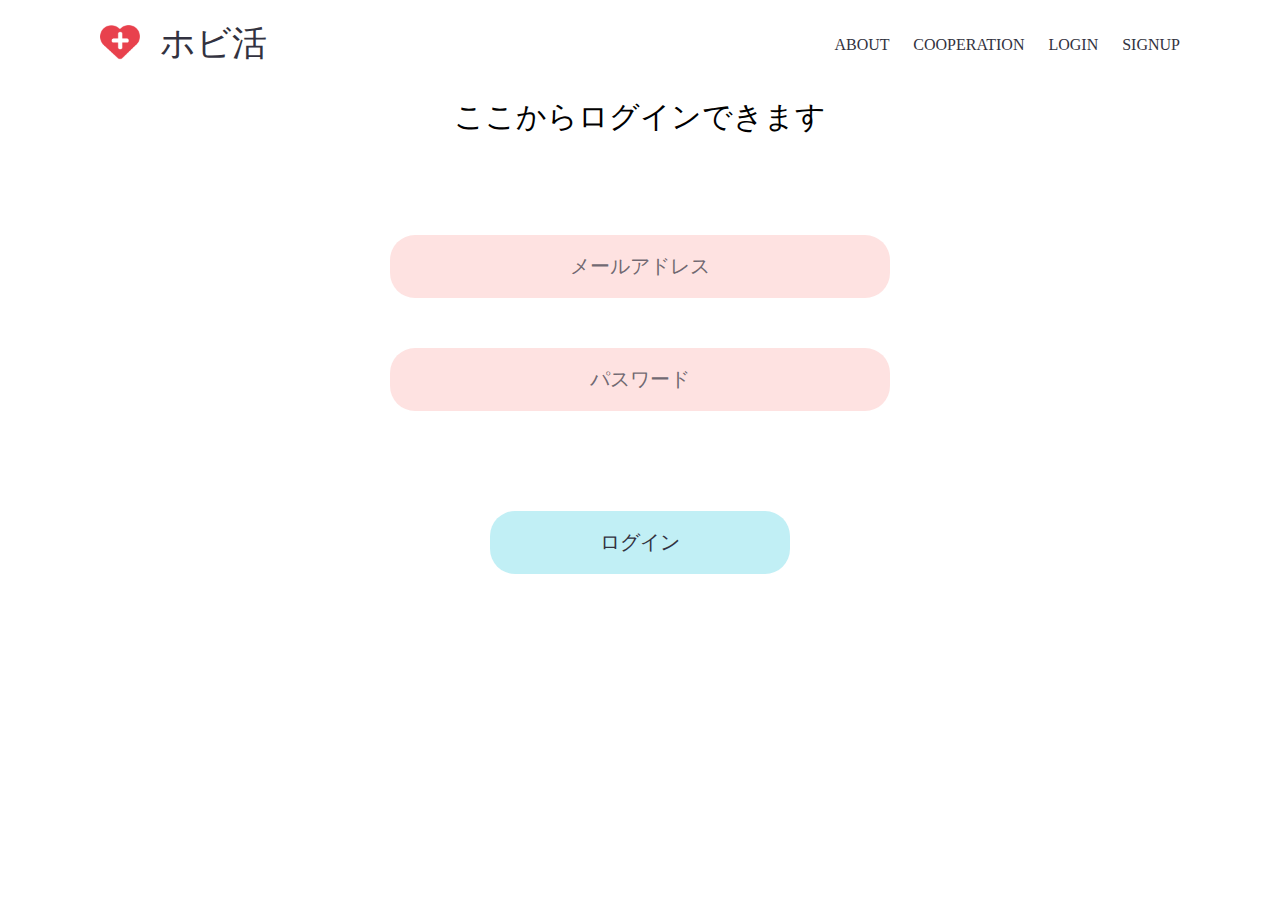
<file: コーディング/login.html>
<!DOCTYPE html>

<html lang="ja">
  <head>
    <!-- 文字コード -->
    <meta charset="UTF-8">

    <!-- ブラウザで表示されるタイトル -->
    <title>ホビ活 | 「好き」をはじめる趣味活サイト</title>

    <!-- CSS読み込み -->
    <link href="css/reset.css" rel="stylesheet" type="text/css">
    <link href="css/style.css" rel="stylesheet" type="text/css">
    <link href="css/ather.css" rel="stylesheet" type="text/css">

  </head>

  <body>
    <div class="header">
      <div class="header_icon">
        <img src="image/icon.png" alt="">
      </div>
      <div class="header_logo">
        <h3>ホビ活</h3>
      </div>
      <div class="header_navi">
        <ul>
          <li>
            <a href="index.html">ABOUT</a>
          </li>
          <li>
            <a href="index.html">COOPERATION</a>
          </li>
          <li>
            <a href="login.html">LOGIN</a>
          </li>
          <li>
            <a href="signup.html">SIGNUP</a>
          </li>
        </ul>
      </div>
    </div>

    <div class="login_title">
      <p>ここからログインできます</p>
    </div>

    <div class="field">
      <p class="mail">メールアドレス</p>
      <p class="pass">パスワード</p>
      <p class="field_botton">ログイン</p>
    </div>

  </body>


</html>
</file>
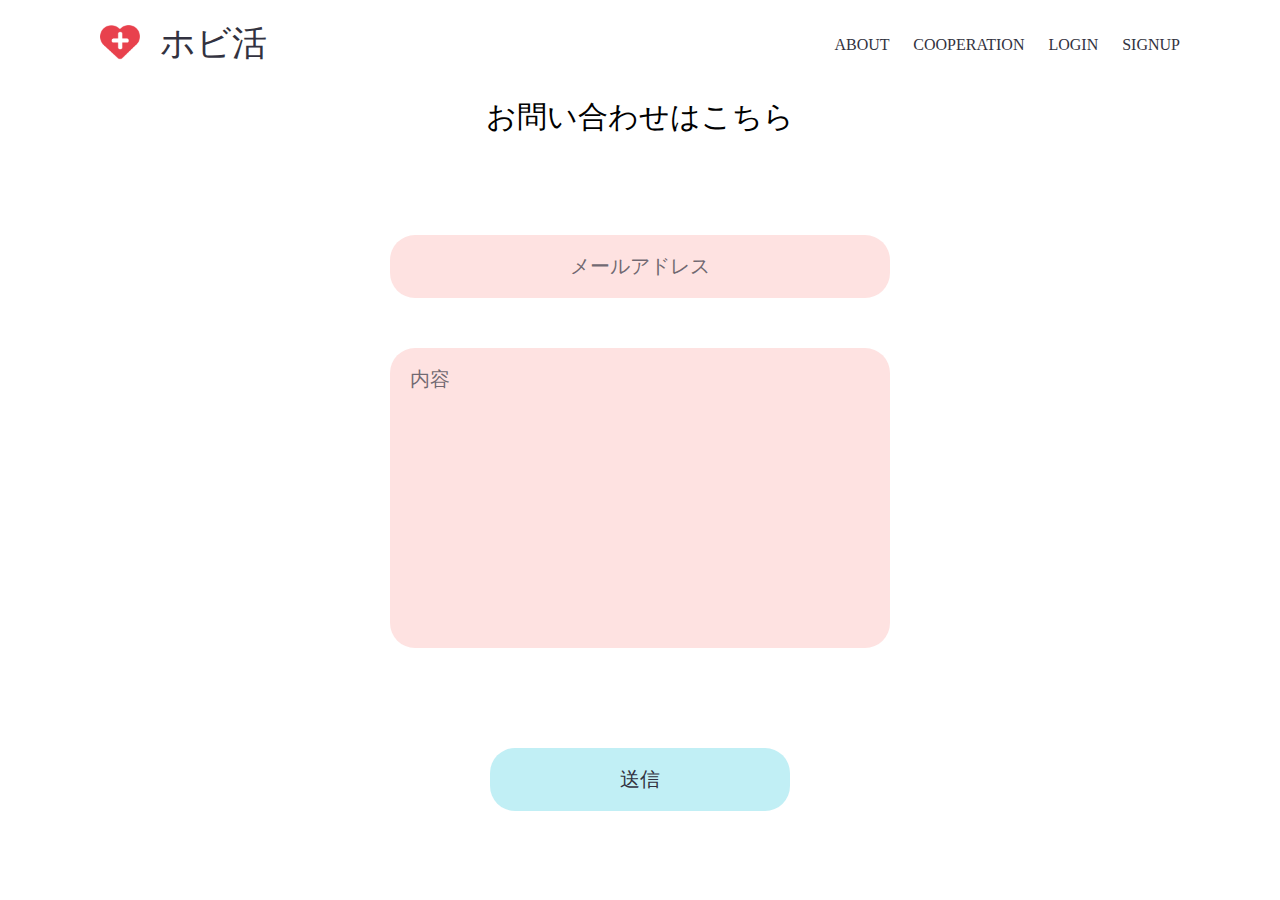
<file: コーディング/mail.html>
<!DOCTYPE html>

<html lang="ja">
  <head>
    <!-- 文字コード -->
    <meta charset="UTF-8">

    <!-- ブラウザで表示されるタイトル -->
    <title>ホビ活 | 「好き」をはじめる趣味活サイト</title>

    <!-- CSS読み込み -->
    <link href="css/reset.css" rel="stylesheet" type="text/css">
    <link href="css/style.css" rel="stylesheet" type="text/css">
    <link href="css/ather.css" rel="stylesheet" type="text/css">

  </head>

  <body>
    <div class="header">
      <div class="header_icon">
        <img src="image/icon.png" alt="">
      </div>
      <div class="header_logo">
        <h3>ホビ活</h3>
      </div>
      <div class="header_navi">
        <ul>
          <li>
            <a href="index.html">ABOUT</a>
          </li>
          <li>
            <a href="index.html">COOPERATION</a>
          </li>
          <li>
            <a href="login.html">LOGIN</a>
          </li>
          <li>
            <a href="signup.html">SIGNUP</a>
          </li>
        </ul>
      </div>
    </div>

    <div class="login_title">
      <p>お問い合わせはこちら</p>
    </div>

    <div class="field">
      <p class="mail">メールアドレス</p>
      <p class="content">内容</p>
      <p class="field_botton">送信</p>
    </div>

  </body>


</html>
</file>
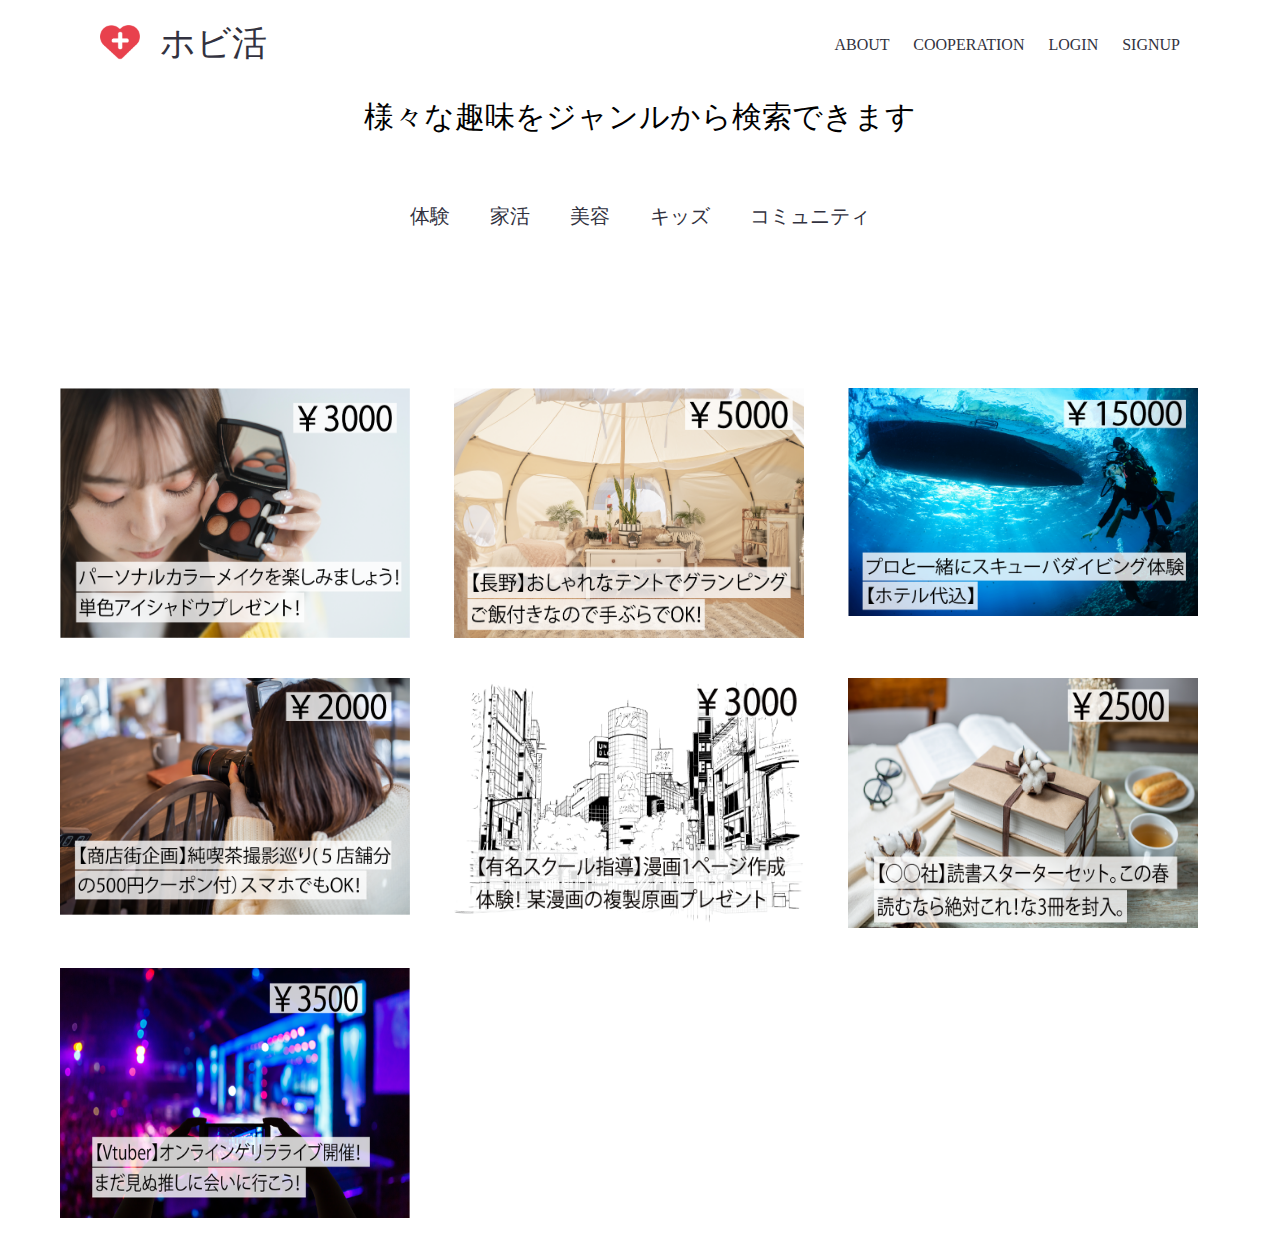
<file: コーディング/serch.html>
<!DOCTYPE html>

<html lang="ja">
  <head>
    <!-- 文字コード -->
    <meta charset="UTF-8">

    <!-- ブラウザで表示されるタイトル -->
    <title>ホビ活 | 「好き」をはじめる趣味活サイト</title>

    <!-- CSS読み込み -->
    <link href="css/reset.css" rel="stylesheet" type="text/css">
    <link href="css/style.css" rel="stylesheet" type="text/css">
    <link href="css/ather.css" rel="stylesheet" type="text/css">

  </head>

  <body>
    <div class="header">
      <div class="header_icon">
        <img src="image/icon.png" alt="">
      </div>
      <div class="header_logo">
        <h3>ホビ活</h3>
      </div>
      <div class="header_navi">
        <ul>
          <li>
            <a href="index.html">ABOUT</a>
          </li>
          <li>
            <a href="index.html">COOPERATION</a>
          </li>
          <li>
            <a href="login.html">LOGIN</a>
          </li>
          <li>
            <a href="signup.html">SIGNUP</a>
          </li>
        </ul>
      </div>
    </div>

    <div　class="serch_title">
      <p style="font-size: 30px; text-align: center;margin-top: 100px;">様々な趣味をジャンルから検索できます</p>
    </div>

    <div class="genre">
      <p>体験</p>
      <p>家活</p>
      <p>美容</p>
      <p>キッズ</p>
      <p>コミュニティ</p>
    </div>

    <div class="serch_image">
      <div class="img1">
        <img src="image/1.png" alt="">
        <img src="image/2.png" alt="">
        <img src="image/3.png" alt="">
      </div>
      <div class="img2">
        <img src="image/4.png" alt="">
        <img src="image/5.png" alt="">
        <img src="image/6.png" alt="">
      </div>
      <div class="img3">
        <img src="image/7.png" alt="">
      </div>
    </div>


  </body>


</html>
</file>
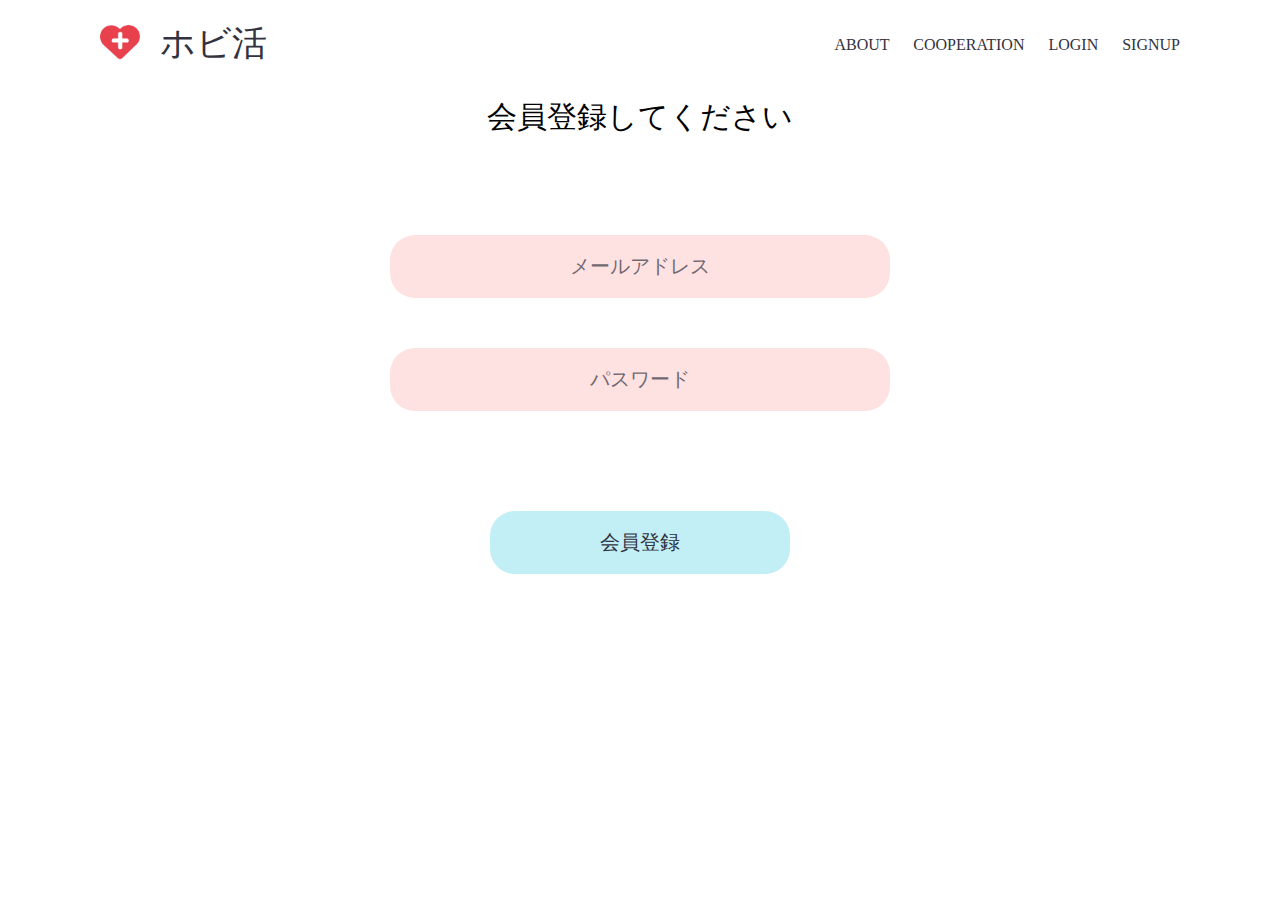
<file: コーディング/signup.html>
<!DOCTYPE html>

<html lang="ja">
  <head>
    <!-- 文字コード -->
    <meta charset="UTF-8">

    <!-- ブラウザで表示されるタイトル -->
    <title>ホビ活 | 「好き」をはじめる趣味活サイト</title>

    <!-- CSS読み込み -->
    <link href="css/reset.css" rel="stylesheet" type="text/css">
    <link href="css/style.css" rel="stylesheet" type="text/css">
    <link href="css/ather.css" rel="stylesheet" type="text/css">

  </head>

  <body>
    <div class="header">
      <div class="header_icon">
        <img src="image/icon.png" alt="">
      </div>
      <div class="header_logo">
        <h3>ホビ活</h3>
      </div>
      <div class="header_navi">
        <ul>
          <li>
            <a href="index.html">ABOUT</a>
          </li>
          <li>
            <a href="index.html">COOPERATION</a>
          </li>
          <li>
            <a href="login.html">LOGIN</a>
          </li>
          <li>
            <a href="signup.html">SIGNUP</a>
          </li>
        </ul>
      </div>
    </div>

    <div class="login_title">
      <p>会員登録してください</p>
    </div>

    <div class="field">
      <p class="mail">メールアドレス</p>
      <p class="pass">パスワード</p>
      <p class="field_botton">会員登録</p>
    </div>

  </body>


</html>
</file>
<file: コーディング/css/style.css>
.wrap{
  overflow: hidden;
}

.header{
  display:flex;
  width:100vw;
  height:80px;
  position: fixed;
  z-index: 999;
  top:0;
  left:0;
  background-color: white;
}

.header_logo{
  width:600px;
}

.header_icon img{
  width:40px;
  margin-top:25px;
  margin-left: 100px;
}

.header_logo h3{
  width: 200px;
  font-size: 35px;
  color:#323240;
  padding-left:20px;
  padding-top: 24px;
}

.header_navi li{
  color:#323240;
  display:inline;
  margin-left: 20px;
}

.header_navi{
  margin-left: auto;
  margin-right: 100px;
  margin-top: 20px;
}

.humberger{
  display: none;
}

.main_visual{
  margin-top:80px;
  background-repeat:  no-repeat;
  background-size: 100vw;
  position: relative;
}

.main_visual img{
  width:100vw;
  height:100%;
}

.main_copy1{
  position: absolute;
  z-index: 100;
  font-size: 80px;
  font-family: train-one,sans-serif;
  font-weight: 400;
  font-style: normal;
  color:white;
  width: 650px;
  margin-left: auto;
  line-height: 90px;
  top: 30%;
  left: 60%;
}

.main_copy2{
  position: absolute;
  z-index: 100;
  font-size: 80px;
  font-family: train-one,sans-serif;
  font-weight: 400;
  font-style: normal;
  color:white;
  width: 650px;
  margin-left: auto;
  line-height: 200px;
  top: 45%;
  left: 60%;
}

.slider{
  margin:0 auto;
  margin-top:60px;
}

.slider img{
  width: 90%;
  height: 100%;
  object-fit: cover;
}

#col1{
  display: flex;
}

#col2{
  display: flex;
}

#col3{
  display: flex;
}

.main_title p{
  font-size: 40px;
  color:#323240;
  text-align: center;
  padding-top: 100px;
  margin-bottom: 100px;
}

.h3-top1{
  position: absolute;
  top:200px;
  left:260px;
  color:white;
  font-weight: bold;
  font-size: 30px;
  box-sizing: content-box;
  background-clip: content-box ;
  background-color: #FEC5C4;
  width:450px;
}

.h3-top3{
  position: absolute;
  top:300px;
  left:280px;
  color:white;
  font-weight: bold;
  font-size: 30px;
  box-sizing: content-box;
  background-clip: content-box ;
  background-color: #FEC5C4;
  width:220px;
}

.h3-bottom1{
  position: absolute;
  top:250px;
  left:110px;
  color:white;
  font-weight: bold;
  font-size: 30px;
  margin-bottom:10px;
  margin-left: 22%;
  box-sizing: content-box;
  background-clip: content-box ;
  background-color: #FEC5C4;
  width: 330px;
}

.h3-bottom3{
  position: absolute;
  top:350px;
  left:280px;
  color:white;
  font-weight: bold;
  font-size: 30px;
  box-sizing: content-box;
  background-clip: content-box ;
  background-color: #FEC5C4;
  width:220px;
}

.col-cap2 h3{
  position: absolute;
  top:260px;
  right:150px;
  color:white;
  font-weight: bold;
  font-size: 30px;
  box-sizing: content-box;
  background-clip: content-box ;
  background-color: #83DFEC;
  width:400px;
}

.col-cap1 p{
  position: absolute;
  top:250px;
  left:120px;
  color:#323240;
  font-size: 22px;
  margin-left: 22%;
  margin-top:50px;
  line-height:35px;
}

.col-cap2 p{
  position: absolute;
  top:320px;
  right:120px;
  color:#323240;
  font-size: 22px;
  line-height:35px;
}

.col-cap3 p{
  position: absolute;
  top:400px;
  left:270px;
  color:#323240;
  font-size: 22px;
  line-height:35px;
}

.col-cap1{
  position: relative;
}

.col-cap1 img{
  width:700px;
  height:750px;
  margin-left: 20%;
}

.col-cap2{
  position: relative;
}

.col-cap2 img{
  width:700px;
  height:750px;
  margin-right: 20%;
}

.col-cap3{
  position: relative;
}

.col-cap3 img{
  width:700px;
  height:750px;
  margin-left: 20%;
  margin-top:100px;
}

.col-img1{
  z-index: 100;
  width:45%;
  margin-top:100px;
  transform: scale(1);
}

.col-img1 img{
  width:100%;
  height:auto;
}

.col-img2{
  z-index: 100;
  width:30%;
  margin-left: 10%;
  margin-right: 5%;
  margin-top:200px;
}

.col-img2 img{
  width:100%;
  height:auto;
  margin-left: 20%;
}

.col-img3{
  z-index: 100;
  width:35%;
  margin-top:200px;
}

.col-img3:hover{
  z-index: 100;
  width:35%;
  margin-top:200px;

  animation-name: buruburu;
  animation-fill-mode:backwards;
  animation-duration:0.2s;
  animation-delay: 1s;
  animation-direction:normal;
  animation-timing-function:ease-out;
}

@keyframes buruburu
{
  from{ transform: rotate( -5deg ); }

  50%{ transform: rotate( 5deg ); }

  to{ transform: rotate( -5deg ); }
}

.col-img3 img{
  width:100%;
  height:auto;
  margin-left: 20%;
}

.interbal{
  background-color: #FEC5C4;
  width:100vw;
  height:350px;
  margin-top: 100px;
}

.intro p{
  color:white;
  font-size:40px;
  text-align: center;
  padding-top:50px;
}

.serch{
  background-color: rgba(255, 255, 255, 0.7);
  width:500px;
  border-radius: 25px;
  margin:0 auto;
  display: flex;
}

.serch p{
  color:#323240;
 font-size: 20px;
 padding-left: 40px;
}

.serch-icon{
  margin-top: 15px;
  margin-left: auto;
  margin-right: 30px;
}

.botton{
  background-color:#83DFEC;
  width:500px;
  height:50px;
  border-radius: 25px;
  margin:0 auto;
  display: flex;
  margin-top:30px;
}

.botton a{
  color:#323240;
  font-size: 20px;
  margin:0 auto;
  padding-top: 15px;
}

.coop_text h3{
  color:#323240;
  font-size: 40px;
  text-align: center;
  margin-top: 150px;
}

.coop_text p{
  color:#323240;
  font-size: 20px;
  line-height: 30px;
  text-align: center;
  margin-top: 50px;
  margin-bottom: 50px;
}
.coop_img{
  width:800px;
  margin: 0 auto;
}

.coop_img img{
  width:800px;
  height:auto;
  margin: 0 auto;
}

.coop_img p{
  color:#323240;
  text-align: right;
  font-weight: bold;
  font-size: 20px;
  padding-right: 20px;
}

.coop_botton{
  background-color:#FEC5C4;
  width:500px;
  height:50px;
  border-radius: 25px;
  margin:0 auto;
  display: flex;
  margin-top:30px;
  margin-bottom: 50px;
}

.coop_botton a{
  color:#323240;
  font-size: 20px;
  margin:0 auto;
  padding-top: 15px;
}

.footer{
  width:100vw;
  height:60px;
}

.footer p{
  color:#323240;
  text-align: center;
  padding-top: 20px;
}

/*スマホ用レスポンシブ対応*/

@media screen and (max-width: 768px) {
  .header{
    width:100vw;
    background-color:white;
    height:50px;
    position: fixed;
    z-index: 900;
    top:0;
    left:0;
    display:flex;
  }

  .header_icon img{
    width:30px;
    margin-top:12px;
    margin-left: 120px;
  }

  .header_logo h3{
    width: 80px;
    padding-top: 15px;
    font-size: 20px;
    text-align: center;
    margin:initial;
  }

  .header_navi{
    display: none;
  }

  .hamberger{
    display:block;
  }

  .hamberger span{
    width:50%;
    z-index:999;
  }

  .main_visual{
    margin-top:50px;
  }

  .main_visual img{

  }
}
</file>
<file: コーディング/css/ather.css>
.login_title p{
  font-size: 30px;
  text-align: center;
  margin-top: 100px;
}

.field .mail{
  font-size: 20px;
  color:rgba(50, 50, 64, 0.7);
  margin:0 auto;
  margin-top: 100px;
  background-color: rgba(254, 197, 196, 0.5);
  width:500px;
  padding:20px 0;
  text-align: center;
  border-radius: 25px;
}

.field .pass{
  font-size: 20px;
  color:rgba(50, 50, 64, 0.7);
  margin:0 auto;
  margin-top: 50px;
  background-color: rgba(254, 197, 196, 0.5);
  width:500px;
  padding:20px 0;
  text-align: center;
  border-radius: 25px;
}

.field .field_botton{
  font-size: 20px;
  color:rgba(50, 50, 64, 1);
  margin:0 auto;
  margin-top: 100px;
  background-color: rgba(131, 223, 236, 0.5);
  width:300px;
  padding:20px 0;
  text-align: center;
  border-radius: 25px;
}

.genre{
  display: flex;
  width:500px;
  margin:0 auto;
}

.genre p{
  font-size: 20px;
  color:rgba(50, 50, 64, 1);
  padding: 20px;
  text-align: center;
}

.serch_image{
  width:1200px;
  margin: 0 auto;
  margin-top: 100px;
}

.img1 img{
  width:350px;
  height:250px;
  margin:20px;
}

.img2 img{
  width:350px;
  height:250px;
  margin:20px;
}

.img3 img{
  width:350px;
  height:250px;
  margin:20px;
}

.content{
  font-size: 20px;
  color:rgba(50, 50, 64, 0.7);
  margin:0 auto;
  margin-top: 50px;
  background-color: rgba(254, 197, 196, 0.5);
  width:500px;
  height:300px;
  padding:20px 0 0 20px;
  border-radius: 25px;
}
</file>
